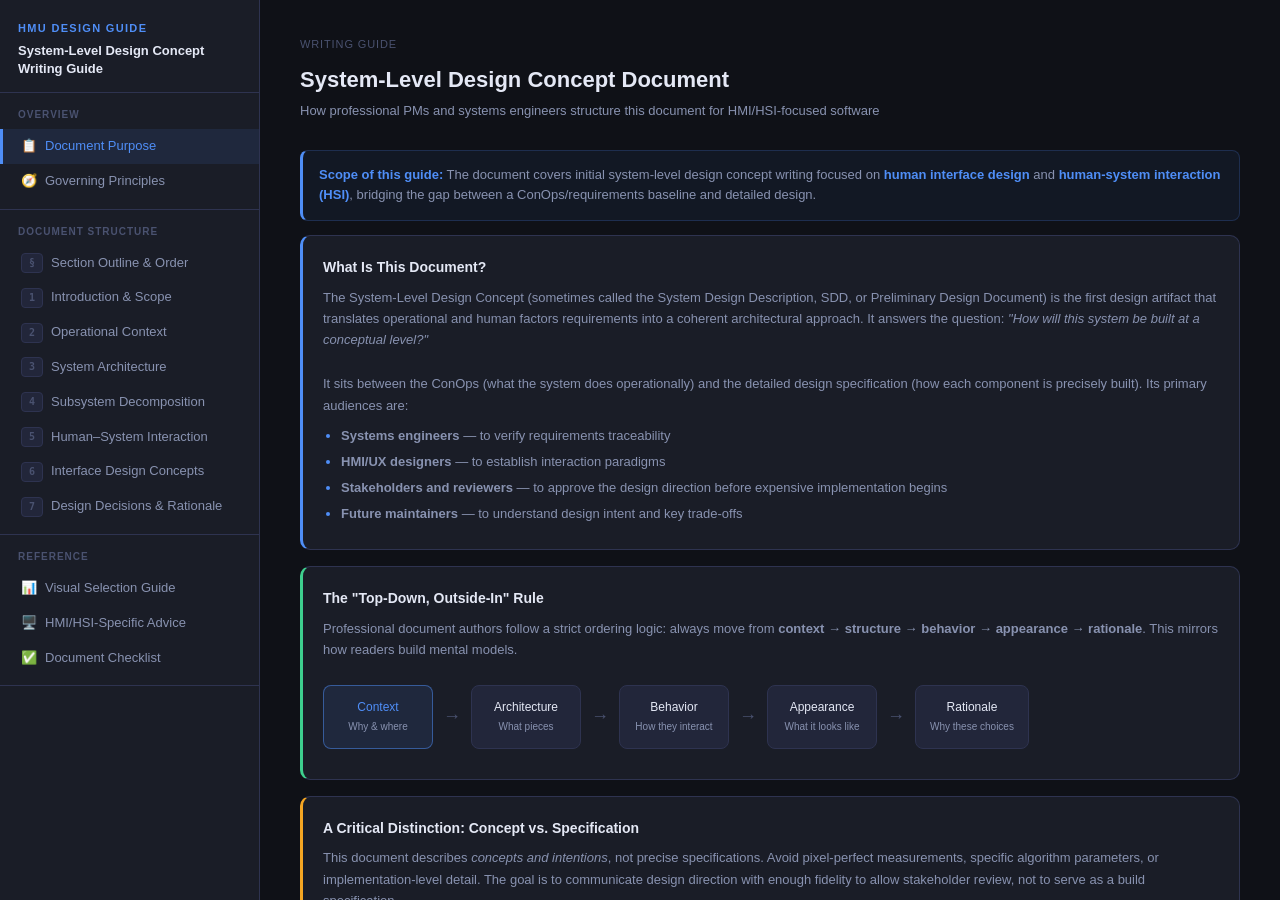
<file: design-document-guide.html>
<!DOCTYPE html>
<html lang="en">
<head>
<meta charset="UTF-8" />
<meta name="viewport" content="width=device-width, initial-scale=1.0" />
<title>System Design Concept Document — Writing Guide</title>
<style>
  :root {
    --bg: #0f1117;
    --surface: #1a1d27;
    --surface2: #22263a;
    --border: #2e3350;
    --accent: #4f8ef7;
    --accent2: #7c6af7;
    --green: #3ecf8e;
    --amber: #f5a623;
    --red: #e05263;
    --text: #e4e8f5;
    --text-muted: #8892b0;
    --text-dim: #4a5270;
    --radius: 10px;
    --mono: 'SF Mono', 'Fira Code', monospace;
  }
  * { box-sizing: border-box; margin: 0; padding: 0; }
  body {
    background: var(--bg);
    color: var(--text);
    font-family: -apple-system, BlinkMacSystemFont, 'Segoe UI', sans-serif;
    font-size: 14px;
    line-height: 1.6;
    min-height: 100vh;
  }

  /* ── Layout ── */
  .app { display: flex; height: 100vh; overflow: hidden; }
  .sidebar {
    width: 260px;
    min-width: 260px;
    background: var(--surface);
    border-right: 1px solid var(--border);
    display: flex;
    flex-direction: column;
    overflow-y: auto;
  }
  .main {
    flex: 1;
    overflow-y: auto;
    padding: 36px 40px;
  }

  /* ── Sidebar ── */
  .sidebar-header {
    padding: 20px 18px 14px;
    border-bottom: 1px solid var(--border);
  }
  .sidebar-header .logo {
    font-size: 11px;
    font-weight: 700;
    letter-spacing: 0.12em;
    text-transform: uppercase;
    color: var(--accent);
    margin-bottom: 4px;
  }
  .sidebar-header h2 {
    font-size: 13px;
    font-weight: 600;
    color: var(--text);
    line-height: 1.4;
  }

  .nav-section { padding: 10px 0; border-bottom: 1px solid var(--border); }
  .nav-label {
    font-size: 10px;
    font-weight: 700;
    letter-spacing: 0.1em;
    text-transform: uppercase;
    color: var(--text-dim);
    padding: 4px 18px 6px;
  }
  .nav-item {
    display: flex;
    align-items: center;
    gap: 8px;
    padding: 7px 18px;
    cursor: pointer;
    border-left: 3px solid transparent;
    transition: all 0.15s;
    color: var(--text-muted);
    font-size: 13px;
  }
  .nav-item:hover { background: var(--surface2); color: var(--text); }
  .nav-item.active {
    background: rgba(79,142,247,0.1);
    border-left-color: var(--accent);
    color: var(--accent);
  }
  .nav-item .step-badge {
    background: var(--surface2);
    border: 1px solid var(--border);
    border-radius: 4px;
    font-size: 10px;
    font-weight: 700;
    font-family: var(--mono);
    color: var(--text-dim);
    padding: 1px 5px;
    min-width: 22px;
    text-align: center;
  }
  .nav-item.active .step-badge {
    background: rgba(79,142,247,0.2);
    border-color: var(--accent);
    color: var(--accent);
  }

  /* ── Main content ── */
  .page { display: none; }
  .page.active { display: block; }

  .page-header { margin-bottom: 28px; }
  .page-header .breadcrumb {
    font-size: 11px;
    color: var(--text-dim);
    text-transform: uppercase;
    letter-spacing: 0.08em;
    margin-bottom: 8px;
  }
  .page-header h1 { font-size: 22px; font-weight: 700; color: var(--text); }
  .page-header .subtitle { font-size: 13px; color: var(--text-muted); margin-top: 4px; }

  /* ── Cards ── */
  .card {
    background: var(--surface);
    border: 1px solid var(--border);
    border-radius: var(--radius);
    padding: 20px;
    margin-bottom: 16px;
  }
  .card.accent-left { border-left: 3px solid var(--accent); }
  .card.green-left { border-left: 3px solid var(--green); }
  .card.amber-left { border-left: 3px solid var(--amber); }
  .card.purple-left { border-left: 3px solid var(--accent2); }

  .card h3 {
    font-size: 14px;
    font-weight: 600;
    color: var(--text);
    margin-bottom: 8px;
    display: flex;
    align-items: center;
    gap: 8px;
  }
  .card p { color: var(--text-muted); font-size: 13px; line-height: 1.65; }

  /* ── Tags ── */
  .tag {
    display: inline-block;
    font-size: 10px;
    font-weight: 700;
    padding: 2px 7px;
    border-radius: 4px;
    text-transform: uppercase;
    letter-spacing: 0.06em;
  }
  .tag-blue { background: rgba(79,142,247,0.15); color: var(--accent); border: 1px solid rgba(79,142,247,0.3); }
  .tag-green { background: rgba(62,207,142,0.12); color: var(--green); border: 1px solid rgba(62,207,142,0.3); }
  .tag-amber { background: rgba(245,166,35,0.12); color: var(--amber); border: 1px solid rgba(245,166,35,0.3); }
  .tag-purple { background: rgba(124,106,247,0.12); color: var(--accent2); border: 1px solid rgba(124,106,247,0.3); }
  .tag-red { background: rgba(224,82,99,0.12); color: var(--red); border: 1px solid rgba(224,82,99,0.3); }

  /* ── Doc outline ── */
  .doc-outline { display: flex; flex-direction: column; gap: 0; }

  .section-row {
    display: flex;
    align-items: stretch;
    gap: 0;
    cursor: pointer;
    transition: all 0.15s;
  }
  .section-row:hover .section-body { background: rgba(255,255,255,0.025); }

  .section-number {
    width: 40px;
    min-width: 40px;
    display: flex;
    flex-direction: column;
    align-items: center;
  }
  .section-num-badge {
    width: 28px;
    height: 28px;
    border-radius: 50%;
    background: var(--surface2);
    border: 2px solid var(--border);
    display: flex;
    align-items: center;
    justify-content: center;
    font-size: 11px;
    font-weight: 700;
    font-family: var(--mono);
    color: var(--text-muted);
    z-index: 1;
    margin-top: 16px;
  }
  .section-line {
    width: 2px;
    background: var(--border);
    flex: 1;
    margin: 2px auto 0;
  }
  .section-row:last-child .section-line { background: transparent; }

  .section-body {
    flex: 1;
    padding: 14px 16px 18px;
    border-radius: var(--radius);
    margin: 6px 0;
    border: 1px solid var(--border);
    background: var(--surface);
    transition: background 0.15s;
  }
  .section-body .sec-header {
    display: flex;
    align-items: center;
    justify-content: space-between;
    margin-bottom: 6px;
  }
  .section-body h4 { font-size: 14px; font-weight: 600; color: var(--text); }
  .section-body .sec-desc { font-size: 13px; color: var(--text-muted); line-height: 1.6; }

  .visuals-list {
    display: flex;
    flex-wrap: wrap;
    gap: 6px;
    margin-top: 10px;
  }
  .visual-chip {
    display: flex;
    align-items: center;
    gap: 5px;
    background: var(--surface2);
    border: 1px solid var(--border);
    border-radius: 6px;
    padding: 4px 9px;
    font-size: 11.5px;
    color: var(--text-muted);
  }
  .visual-chip .icon { font-size: 12px; }

  /* purpose badge colors per section */
  .s1 .section-num-badge { border-color: var(--accent); color: var(--accent); background: rgba(79,142,247,0.1); }
  .s2 .section-num-badge { border-color: var(--green); color: var(--green); background: rgba(62,207,142,0.1); }
  .s3 .section-num-badge { border-color: var(--accent2); color: var(--accent2); background: rgba(124,106,247,0.1); }
  .s4 .section-num-badge { border-color: var(--amber); color: var(--amber); background: rgba(245,166,35,0.1); }
  .s5 .section-num-badge { border-color: #3dd6e0; color: #3dd6e0; background: rgba(61,214,224,0.1); }
  .s6 .section-num-badge { border-color: var(--red); color: var(--red); background: rgba(224,82,99,0.1); }
  .s7 .section-num-badge { border-color: var(--text-muted); color: var(--text-muted); background: var(--surface2); }

  /* ── Principles grid ── */
  .principles-grid {
    display: grid;
    grid-template-columns: 1fr 1fr;
    gap: 14px;
    margin-top: 0;
  }
  .principle-card {
    background: var(--surface);
    border: 1px solid var(--border);
    border-radius: var(--radius);
    padding: 16px;
  }
  .principle-card .pc-icon { font-size: 22px; margin-bottom: 8px; }
  .principle-card h4 { font-size: 13px; font-weight: 600; margin-bottom: 6px; color: var(--text); }
  .principle-card p { font-size: 12px; color: var(--text-muted); line-height: 1.6; }

  /* ── Table ── */
  .data-table {
    width: 100%;
    border-collapse: collapse;
    font-size: 12.5px;
  }
  .data-table thead tr {
    background: var(--surface2);
    border-bottom: 2px solid var(--border);
  }
  .data-table thead th {
    padding: 10px 14px;
    text-align: left;
    font-size: 11px;
    font-weight: 700;
    text-transform: uppercase;
    letter-spacing: 0.08em;
    color: var(--text-muted);
  }
  .data-table tbody tr {
    border-bottom: 1px solid var(--border);
    transition: background 0.1s;
  }
  .data-table tbody tr:hover { background: var(--surface2); }
  .data-table tbody td { padding: 10px 14px; color: var(--text-muted); vertical-align: top; }
  .data-table tbody td:first-child { color: var(--text); font-weight: 500; }

  /* ── Flow diagram ── */
  .flow-diagram {
    display: flex;
    align-items: center;
    gap: 0;
    overflow-x: auto;
    padding: 10px 0;
  }
  .flow-node {
    background: var(--surface2);
    border: 1px solid var(--border);
    border-radius: 8px;
    padding: 12px 14px;
    min-width: 110px;
    text-align: center;
    font-size: 12px;
    font-weight: 500;
    flex-shrink: 0;
  }
  .flow-arrow {
    font-size: 18px;
    color: var(--text-dim);
    padding: 0 4px;
    flex-shrink: 0;
  }
  .flow-node.highlight {
    background: rgba(79,142,247,0.1);
    border-color: rgba(79,142,247,0.5);
    color: var(--accent);
  }

  /* ── Callout ── */
  .callout {
    background: rgba(79,142,247,0.06);
    border: 1px solid rgba(79,142,247,0.2);
    border-left: 3px solid var(--accent);
    border-radius: 8px;
    padding: 14px 16px;
    margin: 14px 0;
    font-size: 13px;
    color: var(--text-muted);
  }
  .callout strong { color: var(--accent); }

  .callout-amber {
    background: rgba(245,166,35,0.06);
    border-color: rgba(245,166,35,0.2);
    border-left-color: var(--amber);
  }
  .callout-amber strong { color: var(--amber); }

  .callout-green {
    background: rgba(62,207,142,0.06);
    border-color: rgba(62,207,142,0.2);
    border-left-color: var(--green);
  }
  .callout-green strong { color: var(--green); }

  /* ── HMI specific ── */
  .hmi-layer {
    display: flex;
    align-items: center;
    gap: 12px;
    padding: 12px 16px;
    border-radius: 8px;
    background: var(--surface);
    border: 1px solid var(--border);
    margin-bottom: 8px;
  }
  .hmi-layer-icon { font-size: 20px; width: 32px; text-align: center; }
  .hmi-layer-content h5 { font-size: 13px; font-weight: 600; color: var(--text); }
  .hmi-layer-content p { font-size: 12px; color: var(--text-muted); }
  .hmi-layer-badge { margin-left: auto; }

  /* ── Scrollbar ── */
  ::-webkit-scrollbar { width: 6px; height: 6px; }
  ::-webkit-scrollbar-track { background: transparent; }
  ::-webkit-scrollbar-thumb { background: var(--border); border-radius: 3px; }

  /* ── List styles ── */
  .styled-list { padding-left: 18px; margin-top: 8px; }
  .styled-list li { color: var(--text-muted); font-size: 13px; margin-bottom: 5px; line-height: 1.6; }
  .styled-list li::marker { color: var(--accent); }

  ol.styled-list li::marker { color: var(--accent); font-weight: 600; font-size: 12px; }

  /* ── Divider ── */
  .divider { border: none; border-top: 1px solid var(--border); margin: 20px 0; }

  .two-col { display: grid; grid-template-columns: 1fr 1fr; gap: 14px; }

</style>
</head>
<body>
<div class="app">

  <!-- ───────── SIDEBAR ───────── -->
  <aside class="sidebar">
    <div class="sidebar-header">
      <div class="logo">HMU Design Guide</div>
      <h2>System-Level Design Concept Writing Guide</h2>
    </div>

    <div class="nav-section">
      <div class="nav-label">Overview</div>
      <div class="nav-item active" onclick="show('overview', this)">
        <span>📋</span> Document Purpose
      </div>
      <div class="nav-item" onclick="show('principles', this)">
        <span>🧭</span> Governing Principles
      </div>
    </div>

    <div class="nav-section">
      <div class="nav-label">Document Structure</div>
      <div class="nav-item" onclick="show('outline', this)">
        <span class="step-badge">§</span> Section Outline & Order
      </div>
      <div class="nav-item" onclick="show('s1', this)">
        <span class="step-badge">1</span> Introduction & Scope
      </div>
      <div class="nav-item" onclick="show('s2', this)">
        <span class="step-badge">2</span> Operational Context
      </div>
      <div class="nav-item" onclick="show('s3', this)">
        <span class="step-badge">3</span> System Architecture
      </div>
      <div class="nav-item" onclick="show('s4', this)">
        <span class="step-badge">4</span> Subsystem Decomposition
      </div>
      <div class="nav-item" onclick="show('s5', this)">
        <span class="step-badge">5</span> Human–System Interaction
      </div>
      <div class="nav-item" onclick="show('s6', this)">
        <span class="step-badge">6</span> Interface Design Concepts
      </div>
      <div class="nav-item" onclick="show('s7', this)">
        <span class="step-badge">7</span> Design Decisions & Rationale
      </div>
    </div>

    <div class="nav-section">
      <div class="nav-label">Reference</div>
      <div class="nav-item" onclick="show('visuals', this)">
        <span>📊</span> Visual Selection Guide
      </div>
      <div class="nav-item" onclick="show('hmi', this)">
        <span>🖥️</span> HMI/HSI-Specific Advice
      </div>
      <div class="nav-item" onclick="show('checklist', this)">
        <span>✅</span> Document Checklist
      </div>
    </div>
  </aside>

  <!-- ───────── MAIN ───────── -->
  <main class="main">

    <!-- OVERVIEW -->
    <div id="overview" class="page active">
      <div class="page-header">
        <div class="breadcrumb">Writing Guide</div>
        <h1>System-Level Design Concept Document</h1>
        <p class="subtitle">How professional PMs and systems engineers structure this document for HMI/HSI-focused software</p>
      </div>

      <div class="callout">
        <strong>Scope of this guide:</strong> The document covers initial system-level design concept writing focused on <strong>human interface design</strong> and <strong>human-system interaction (HSI)</strong>, bridging the gap between a ConOps/requirements baseline and detailed design.
      </div>

      <div class="card accent-left">
        <h3>What Is This Document?</h3>
        <p>The System-Level Design Concept (sometimes called the System Design Description, SDD, or Preliminary Design Document) is the first design artifact that translates operational and human factors requirements into a coherent architectural approach. It answers the question: <em>"How will this system be built at a conceptual level?"</em></p>
        <br/>
        <p>It sits between the ConOps (what the system does operationally) and the detailed design specification (how each component is precisely built). Its primary audiences are:</p>
        <ul class="styled-list" style="margin-top:10px;">
          <li><strong>Systems engineers</strong> — to verify requirements traceability</li>
          <li><strong>HMI/UX designers</strong> — to establish interaction paradigms</li>
          <li><strong>Stakeholders and reviewers</strong> — to approve the design direction before expensive implementation begins</li>
          <li><strong>Future maintainers</strong> — to understand design intent and key trade-offs</li>
        </ul>
      </div>

      <div class="card green-left">
        <h3>The "Top-Down, Outside-In" Rule</h3>
        <p>Professional document authors follow a strict ordering logic: always move from <strong>context → structure → behavior → appearance → rationale</strong>. This mirrors how readers build mental models.</p>
        <div class="flow-diagram" style="margin-top:14px; flex-wrap: wrap; gap: 6px;">
          <div class="flow-node highlight">Context<br/><small style="color:var(--text-muted); font-weight:400;">Why & where</small></div>
          <div class="flow-arrow">→</div>
          <div class="flow-node">Architecture<br/><small style="color:var(--text-muted); font-weight:400;">What pieces</small></div>
          <div class="flow-arrow">→</div>
          <div class="flow-node">Behavior<br/><small style="color:var(--text-muted); font-weight:400;">How they interact</small></div>
          <div class="flow-arrow">→</div>
          <div class="flow-node">Appearance<br/><small style="color:var(--text-muted); font-weight:400;">What it looks like</small></div>
          <div class="flow-arrow">→</div>
          <div class="flow-node">Rationale<br/><small style="color:var(--text-muted); font-weight:400;">Why these choices</small></div>
        </div>
      </div>

      <div class="card amber-left">
        <h3>A Critical Distinction: Concept vs. Specification</h3>
        <p>This document describes <em>concepts and intentions</em>, not precise specifications. Avoid pixel-perfect measurements, specific algorithm parameters, or implementation-level detail. The goal is to communicate design direction with enough fidelity to allow stakeholder review, not to serve as a build specification.</p>
      </div>

      <div class="two-col" style="margin-top:4px;">
        <div class="card">
          <h3>✅ Include in This Document</h3>
          <ul class="styled-list">
            <li>Functional block diagrams</li>
            <li>Conceptual wireframes / sketches</li>
            <li>System context diagrams</li>
            <li>User task flow diagrams</li>
            <li>Design decision tables</li>
            <li>Interface architecture maps</li>
            <li>Subsystem relationship tables</li>
          </ul>
        </div>
        <div class="card">
          <h3>❌ Defer to Later Documents</h3>
          <ul class="styled-list">
            <li>Pixel-level UI specifications</li>
            <li>Algorithm or database schemas</li>
            <li>Test procedures</li>
            <li>Detailed API definitions</li>
            <li>Final color/font specifications</li>
            <li>Implementation timelines</li>
            <li>Code architecture patterns</li>
          </ul>
        </div>
      </div>
    </div>

    <!-- PRINCIPLES -->
    <div id="principles" class="page">
      <div class="page-header">
        <div class="breadcrumb">Overview</div>
        <h1>Governing Principles</h1>
        <p class="subtitle">The mental models professional PMs use when organizing this document</p>
      </div>

      <div class="principles-grid">
        <div class="principle-card">
          <div class="pc-icon">🔭</div>
          <h4>1. Zoom-In Progressively</h4>
          <p>Each section narrows the scope. Start at mission/enterprise level, then system level, then subsystem level, then interface level. Never start by showing a detailed screen before showing where it fits.</p>
        </div>
        <div class="principle-card">
          <div class="pc-icon">🗺️</div>
          <h4>2. Orient Before You Describe</h4>
          <p>Every major section should open with a diagram or table that orients the reader spatially or structurally before narrative text explains the details.</p>
        </div>
        <div class="principle-card">
          <div class="pc-icon">👤</div>
          <h4>3. Human First in HSI Documents</h4>
          <p>In an HSI-focused document, always describe the human role, tasks, and goals before describing the system response. The system architecture exists to serve the operator.</p>
        </div>
        <div class="principle-card">
          <div class="pc-icon">🔗</div>
          <h4>4. Requirements Traceability Throughout</h4>
          <p>Every design choice should reference a requirement or ConOps statement. Even at conceptual level, the reader must see the link between a design decision and its functional or human-factors driver.</p>
        </div>
        <div class="principle-card">
          <div class="pc-icon">⚖️</div>
          <h4>5. Alternatives Are Not Failures</h4>
          <p>Professional documents explicitly present alternatives that were <em>not</em> selected and explain why. This demonstrates rigor, builds reviewer trust, and protects design decisions in review.</p>
        </div>
        <div class="principle-card">
          <div class="pc-icon">📐</div>
          <h4>6. One Diagram, One Message</h4>
          <p>Each diagram should communicate exactly one concept. Do not combine architecture, data flow, and interaction in one figure. Readers should be able to extract the key point in under 10 seconds.</p>
        </div>
        <div class="principle-card">
          <div class="pc-icon">🎯</div>
          <h4>7. Align Diagram Complexity to Audience</h4>
          <p>Executive summary figures use high-level context diagrams. Technical sections use detailed block diagrams. The same system should be drawn at the appropriate abstraction level for its audience.</p>
        </div>
        <div class="principle-card">
          <div class="pc-icon">📎</div>
          <h4>8. Tables Complement Diagrams</h4>
          <p>Every significant diagram should be accompanied by a table that names, defines, and cross-references its elements. Diagrams convey structure; tables convey completeness and traceability.</p>
        </div>
      </div>

      <div class="callout callout-amber" style="margin-top:20px;">
        <strong>NASA/Aerospace-specific note:</strong> In systems designed under NASA-STD-3001 or similar human systems integration standards, the document must additionally show how design choices address specific human performance parameters — workload, situational awareness, error tolerance — not just functional requirements.
      </div>
    </div>

    <!-- OUTLINE -->
    <div id="outline" class="page">
      <div class="page-header">
        <div class="breadcrumb">Document Structure</div>
        <h1>Section Outline & Order</h1>
        <p class="subtitle">The canonical ordering of a system-level design concept document focused on HMI/HSI</p>
      </div>

      <div class="callout">
        <strong>Why this order matters:</strong> The ordering is not arbitrary. It mirrors the cognitive sequence a reviewer uses to evaluate a design — from context to structure to behavior to appearance to justification. Deviating from this order forces the reader to hold incomplete mental models.
      </div>

      <div class="doc-outline">

        <div class="section-row s1" onclick="show('s1', null)">
          <div class="section-number">
            <div class="section-num-badge">1</div>
            <div class="section-line"></div>
          </div>
          <div class="section-body">
            <div class="sec-header">
              <h4>Introduction &amp; Scope</h4>
              <span class="tag tag-blue">Framing</span>
            </div>
            <p class="sec-desc">Purpose, document scope, intended audience, relationship to ConOps and requirements baseline, glossary.</p>
            <div class="visuals-list">
              <div class="visual-chip"><span class="icon">📄</span> No diagrams — text only</div>
              <div class="visual-chip"><span class="icon">🗂️</span> Document lineage table</div>
            </div>
          </div>
        </div>

        <div class="section-row s2" onclick="show('s2', null)">
          <div class="section-number">
            <div class="section-num-badge">2</div>
            <div class="section-line"></div>
          </div>
          <div class="section-body">
            <div class="sec-header">
              <h4>Operational Context &amp; User Overview</h4>
              <span class="tag tag-green">Context</span>
            </div>
            <p class="sec-desc">System boundary, operational environment, user roles and characteristics, representative usage scenarios.</p>
            <div class="visuals-list">
              <div class="visual-chip"><span class="icon">⭕</span> Context diagram (Level 0)</div>
              <div class="visual-chip"><span class="icon">👥</span> Stakeholder/user role map</div>
              <div class="visual-chip"><span class="icon">📋</span> User role table</div>
              <div class="visual-chip"><span class="icon">🔄</span> Operational scenario summary</div>
            </div>
          </div>
        </div>

        <div class="section-row s3" onclick="show('s3', null)">
          <div class="section-number">
            <div class="section-num-badge">3</div>
            <div class="section-line"></div>
          </div>
          <div class="section-body">
            <div class="sec-header">
              <h4>System Architecture Overview</h4>
              <span class="tag tag-purple">Structure</span>
            </div>
            <p class="sec-desc">Overall architecture approach, identification of major subsystems, inter-subsystem relationships and data flows.</p>
            <div class="visuals-list">
              <div class="visual-chip"><span class="icon">🏗️</span> Functional block diagram</div>
              <div class="visual-chip"><span class="icon">🔁</span> Data flow diagram (Level 1)</div>
              <div class="visual-chip"><span class="icon">📋</span> Subsystem identification table</div>
            </div>
          </div>
        </div>

        <div class="section-row s4" onclick="show('s4', null)">
          <div class="section-number">
            <div class="section-num-badge">4</div>
            <div class="section-line"></div>
          </div>
          <div class="section-body">
            <div class="sec-header">
              <h4>Subsystem Decomposition &amp; Functions</h4>
              <span class="tag tag-purple">Structure</span>
            </div>
            <p class="sec-desc">Description of each major subsystem, its inputs/outputs, key functions, and interfaces to other subsystems.</p>
            <div class="visuals-list">
              <div class="visual-chip"><span class="icon">📦</span> Subsystem detail diagrams (per subsystem)</div>
              <div class="visual-chip"><span class="icon">↔️</span> Interface matrix (N×N)</div>
              <div class="visual-chip"><span class="icon">📋</span> Function allocation table</div>
            </div>
          </div>
        </div>

        <div class="section-row s5" onclick="show('s5', null)">
          <div class="section-number">
            <div class="section-num-badge">5</div>
            <div class="section-line"></div>
          </div>
          <div class="section-body">
            <div class="sec-header">
              <h4>Human–System Interaction Design</h4>
              <span class="tag tag-amber">Behavior</span>
            </div>
            <p class="sec-desc">Task analysis summary, interaction paradigm, information architecture, mode structure, alert/notification strategy.</p>
            <div class="visuals-list">
              <div class="visual-chip"><span class="icon">🔀</span> User task flow diagrams</div>
              <div class="visual-chip"><span class="icon">🗺️</span> Information architecture diagram</div>
              <div class="visual-chip"><span class="icon">⚙️</span> Mode transition diagram</div>
              <div class="visual-chip"><span class="icon">🔔</span> Alert hierarchy diagram</div>
              <div class="visual-chip"><span class="icon">📋</span> Human–function allocation table</div>
            </div>
          </div>
        </div>

        <div class="section-row s6" onclick="show('s6', null)">
          <div class="section-number">
            <div class="section-num-badge">6</div>
            <div class="section-line"></div>
          </div>
          <div class="section-body">
            <div class="sec-header">
              <h4>Interface Design Concepts</h4>
              <span class="tag tag-red">Appearance</span>
            </div>
            <p class="sec-desc">Display hierarchy, conceptual wireframes/sketches of key views, navigation paradigm, design language intent.</p>
            <div class="visuals-list">
              <div class="visual-chip"><span class="icon">🖼️</span> Conceptual wireframes (key views)</div>
              <div class="visual-chip"><span class="icon">🗺️</span> Navigation/screen flow diagram</div>
              <div class="visual-chip"><span class="icon">📐</span> Display zone layout sketch</div>
              <div class="visual-chip"><span class="icon">🎨</span> Visual language intent summary</div>
            </div>
          </div>
        </div>

        <div class="section-row s7" onclick="show('s7', null)">
          <div class="section-number">
            <div class="section-num-badge">7</div>
            <div class="section-line"></div>
          </div>
          <div class="section-body">
            <div class="sec-header">
              <h4>Key Design Decisions &amp; Rationale</h4>
              <span class="tag tag-green">Justification</span>
            </div>
            <p class="sec-desc">Major architectural and interaction design choices, alternatives that were considered, and the rationale for the selections made.</p>
            <div class="visuals-list">
              <div class="visual-chip"><span class="icon">⚖️</span> Design decision matrix</div>
              <div class="visual-chip"><span class="icon">📊</span> Trade study summaries (if applicable)</div>
              <div class="visual-chip"><span class="icon">📋</span> Requirements traceability summary</div>
            </div>
          </div>
        </div>

      </div>
    </div>

    <!-- SECTION 1 -->
    <div id="s1" class="page">
      <div class="page-header">
        <div class="breadcrumb">Section 1</div>
        <h1>Introduction &amp; Scope</h1>
        <p class="subtitle">Framing the document for its audience</p>
      </div>

      <div class="card accent-left">
        <h3>Purpose of This Section</h3>
        <p>This section is purely administrative and framing. It should be concise. Its goal is to tell the reader exactly what the document is, what it covers, and what it does not cover — before they invest time reading it.</p>
      </div>

      <div class="card">
        <h3>What to Include</h3>
        <ul class="styled-list">
          <li><strong>Document purpose:</strong> One paragraph stating why this document exists and what decision it supports.</li>
          <li><strong>Scope statement:</strong> What system functions and design aspects are covered. Explicitly state what is <em>out of scope</em>.</li>
          <li><strong>Relationship to other documents:</strong> A short lineage table (ConOps → Requirements → this document → future SDD).</li>
          <li><strong>Intended audience:</strong> Who this document is written for and what they are expected to do with it.</li>
          <li><strong>Assumptions and constraints:</strong> Any assumptions made about the operational environment, hardware platform, or user population.</li>
          <li><strong>Glossary and acronyms:</strong> Or a reference to the master acronym list.</li>
        </ul>
      </div>

      <div class="card">
        <h3>Typical Visual: Document Lineage Table</h3>
        <p style="margin-bottom:12px;">A simple table showing parent/sibling documents and their relationship to this one.</p>
        <div style="overflow-x:auto; background:var(--surface2); border-radius:8px; border:1px solid var(--border);">
          <table class="data-table">
            <thead><tr><th>Document</th><th>Type</th><th>Relationship</th></tr></thead>
            <tbody>
              <tr><td>ConOps</td><td>Parent</td><td>Defines operational intent that this design must fulfill</td></tr>
              <tr><td>Requirements Baseline</td><td>Parent</td><td>Defines mandatory constraints this design must satisfy</td></tr>
              <tr><td>This Document (Design Concept)</td><td>Current</td><td>Translates requirements into conceptual architecture</td></tr>
              <tr><td>Detailed Design Spec</td><td>Child</td><td>Will refine concepts herein into build specifications</td></tr>
            </tbody>
          </table>
        </div>
      </div>

      <div class="callout callout-amber">
        <strong>Common mistake:</strong> PMs often over-write Section 1, turning it into a second ConOps. Keep this section under one page. If the reader needs operational background, cite the ConOps — do not repeat it.
      </div>
    </div>

    <!-- SECTION 2 -->
    <div id="s2" class="page">
      <div class="page-header">
        <div class="breadcrumb">Section 2</div>
        <h1>Operational Context &amp; User Overview</h1>
        <p class="subtitle">Establishing the system boundary and who operates it</p>
      </div>

      <div class="callout callout-green">
        <strong>Why this comes second:</strong> Before describing any architecture, the reader must understand the system's external environment — what it connects to, who uses it, and under what conditions. This is the "outside" before the "inside."
      </div>

      <div class="card accent-left">
        <h3>Context Diagram (Level 0) — First Diagram in the Document</h3>
        <p>The context diagram is the most important figure in the entire document. It establishes the system boundary: what is inside vs. outside, and what external entities the system exchanges information with. Draw it first; write the rest of the document to explain it.</p>
        <br/>
        <p>For an HMI-focused document, the context diagram should show:</p>
        <ul class="styled-list" style="margin-top:8px;">
          <li>The system (as a single box)</li>
          <li>Human users (by role) as external actors</li>
          <li>Other systems that provide data inputs (e.g., wearable sensors, environmental systems)</li>
          <li>Other systems that receive outputs (e.g., ground medical teams, mission control)</li>
          <li>Labeled data/information flows on each arrow</li>
        </ul>
      </div>

      <div class="card">
        <h3>User Role Table</h3>
        <p>Immediately follow the context diagram with a table that formally defines each user role shown in it.</p>
        <div style="overflow-x:auto; background:var(--surface2); border-radius:8px; border:1px solid var(--border); margin-top:12px;">
          <table class="data-table">
            <thead><tr><th>Role</th><th>Primary Tasks</th><th>Access Level</th><th>Human Factors Considerations</th></tr></thead>
            <tbody>
              <tr><td>Crewmember</td><td>Monitor personal health status; acknowledge alerts; initiate backups</td><td>Full operational</td><td>High workload, constrained environment, limited expert support</td></tr>
              <tr><td>Medical Officer (Crew)</td><td>Interpret trends; generate health reports; configure thresholds</td><td>Elevated / clinical</td><td>Trained medical user; may operate under stress or fatigue</td></tr>
              <tr><td>Ground Medical Team</td><td>Remote access; analysis; parameter adjustment</td><td>Remote / supervised</td><td>Communication latency; no direct environment access</td></tr>
            </tbody>
          </table>
        </div>
      </div>

      <div class="card">
        <h3>Operational Scenarios Summary</h3>
        <p>List 3–6 representative operational scenarios that will drive the design. These are not full task analyses — those come in Section 5. They are concise scenario titles that allow the reader to understand the range of use cases.</p>
        <ul class="styled-list" style="margin-top:8px;">
          <li>Nominal daily health monitoring (no alerts)</li>
          <li>Physiological threshold exceedance — alert acknowledgement flow</li>
          <li>Degraded mode operation (sensor failure, partial data)</li>
          <li>Ground-supported mode — asynchronous remote access</li>
          <li>Pre-EVA health clearance check</li>
          <li>Emergency: sudden critical alert during high crew workload</li>
        </ul>
      </div>

      <div class="callout callout-amber">
        <strong>HSI-specific requirement:</strong> For human-centered systems, the user role table must include human factors considerations — not just functional access levels. Cognitive load, training background, environmental constraints, and potential stress conditions belong here.
      </div>
    </div>

    <!-- SECTION 3 -->
    <div id="s3" class="page">
      <div class="page-header">
        <div class="breadcrumb">Section 3</div>
        <h1>System Architecture Overview</h1>
        <p class="subtitle">Identifying major subsystems and their relationships</p>
      </div>

      <div class="callout callout-green">
        <strong>Why this comes third:</strong> Only after the reader understands the external context (§2) can they meaningfully understand the internal structure. This section reveals what subsystems make up the system and how information flows between them.
      </div>

      <div class="card accent-left">
        <h3>Functional Block Diagram — The Architectural Centerpiece</h3>
        <p>The functional block diagram (FBD) is the primary architectural visual. It shows all major subsystems as labeled boxes with the information/data flows between them as arrows. Guidelines:</p>
        <ul class="styled-list" style="margin-top:8px;">
          <li>Each block = one major subsystem (not a module or component)</li>
          <li>Arrows carry labeled data/information, not function calls</li>
          <li>Group related subsystems visually (e.g., data acquisition layer, processing layer, presentation layer)</li>
          <li>Keep it to 5–10 blocks; more detail belongs in §4</li>
          <li>Use a consistent left-to-right or top-to-bottom reading direction</li>
        </ul>
      </div>

      <div class="card">
        <h3>For an HMI System: Layered Architecture Description</h3>
        <p style="margin-bottom:12px;">Software systems with significant HMI components typically organize their architecture into conceptual layers. Describe these in prose before presenting the FBD.</p>

        <div class="hmi-layer">
          <div class="hmi-layer-icon">📡</div>
          <div class="hmi-layer-content">
            <h5>Data Acquisition Layer</h5>
            <p>Wearable sensors, environmental monitors, automated data collection</p>
          </div>
          <div class="hmi-layer-badge"><span class="tag tag-blue">Layer 1</span></div>
        </div>
        <div class="hmi-layer">
          <div class="hmi-layer-icon">⚙️</div>
          <div class="hmi-layer-content">
            <h5>Data Processing &amp; Fusion Layer</h5>
            <p>Signal processing, trend analysis, threshold monitoring, alert generation</p>
          </div>
          <div class="hmi-layer-badge"><span class="tag tag-blue">Layer 2</span></div>
        </div>
        <div class="hmi-layer">
          <div class="hmi-layer-icon">🗄️</div>
          <div class="hmi-layer-content">
            <h5>Data Management Layer</h5>
            <p>Storage, backup, restoration, access control, data integrity</p>
          </div>
          <div class="hmi-layer-badge"><span class="tag tag-blue">Layer 3</span></div>
        </div>
        <div class="hmi-layer">
          <div class="hmi-layer-icon">🖥️</div>
          <div class="hmi-layer-content">
            <h5>Presentation &amp; Interaction Layer (HMI)</h5>
            <p>GUI, alerting system, display management, mode control, crew interface</p>
          </div>
          <div class="hmi-layer-badge"><span class="tag tag-amber">Layer 4 — HMI Focus</span></div>
        </div>
        <div class="hmi-layer">
          <div class="hmi-layer-icon">📡</div>
          <div class="hmi-layer-content">
            <h5>Communication &amp; Remote Access Layer</h5>
            <p>Ground link, data downlink, remote access protocols</p>
          </div>
          <div class="hmi-layer-badge"><span class="tag tag-blue">Layer 5</span></div>
        </div>
      </div>

      <div class="card">
        <h3>Subsystem Identification Table</h3>
        <p>Immediately follow the FBD with a table that formally defines each subsystem shown in it. This is the companion table to the diagram.</p>
        <div style="overflow-x:auto; background:var(--surface2); border-radius:8px; border:1px solid var(--border); margin-top:12px;">
          <table class="data-table">
            <thead><tr><th>Subsystem ID</th><th>Name</th><th>Primary Function</th><th>Key Outputs to HMI</th></tr></thead>
            <tbody>
              <tr><td>SS-01</td><td>Physiological Data Acquisition</td><td>Collects biometric data from wearables</td><td>Raw + validated sensor data streams</td></tr>
              <tr><td>SS-02</td><td>Environmental Monitoring</td><td>Monitors cabin atmosphere, temperature, radiation</td><td>Environmental parameter values</td></tr>
              <tr><td>SS-03</td><td>Health Data Processing</td><td>Applies thresholds, detects anomalies, generates risk scores</td><td>Alerts, trend data, risk indicators</td></tr>
              <tr><td>SS-04</td><td>Data Storage &amp; Management</td><td>Stores, indexes, backs up crew health records</td><td>Historical data on demand</td></tr>
              <tr><td>SS-05</td><td>Crew Interface (HMI)</td><td>Presents data, receives crew inputs, manages displays</td><td>All crew-facing outputs</td></tr>
              <tr><td>SS-06</td><td>Ground Access Interface</td><td>Manages remote ground-team access and data sync</td><td>Mode status, access notifications</td></tr>
            </tbody>
          </table>
        </div>
      </div>
    </div>

    <!-- SECTION 4 -->
    <div id="s4" class="page">
      <div class="page-header">
        <div class="breadcrumb">Section 4</div>
        <h1>Subsystem Decomposition &amp; Functions</h1>
        <p class="subtitle">Drilling down into each major subsystem</p>
      </div>

      <div class="callout">
        <strong>Structure:</strong> Repeat a consistent sub-structure for each major subsystem. This makes the document scannable and ensures completeness. A reader should be able to look up any subsystem and find the same categories of information.
      </div>

      <div class="card">
        <h3>Recommended Per-Subsystem Sub-Structure</h3>
        <p style="margin-bottom:10px;">For each subsystem identified in §3, provide the following in a consistent format:</p>
        <ol class="styled-list">
          <li><strong>Purpose and scope</strong> — 2–3 sentence description of what this subsystem does and why it exists.</li>
          <li><strong>Key functions</strong> — Bulleted list of major functions (not implementation methods).</li>
          <li><strong>Inputs and outputs</strong> — Table of data flows into and out of the subsystem.</li>
          <li><strong>Interfaces to other subsystems</strong> — Which subsystems does this one depend on or serve?</li>
          <li><strong>Design constraints</strong> — Any constraints from requirements or standards that apply specifically to this subsystem.</li>
        </ol>
      </div>

      <div class="card accent-left">
        <h3>Interface Matrix (N×N)</h3>
        <p>After all subsystems are described, include a single interface matrix showing all inter-subsystem communication. This is a grid where rows and columns are subsystems, and cells indicate the type of information exchanged.</p>
        <br/>
        <p>This is one of the most referenced tables in the entire document. Reviewers use it to verify that no required data flows have been missed and that the architecture is internally consistent.</p>
      </div>

      <div class="card">
        <h3>Function Allocation Table</h3>
        <p>For HSI-focused documents, include a function allocation table that explicitly assigns each major system function to either the system (automated) or the human operator (manual), or a shared allocation. This is required under most human systems integration frameworks.</p>
        <div style="overflow-x:auto; background:var(--surface2); border-radius:8px; border:1px solid var(--border); margin-top:12px;">
          <table class="data-table">
            <thead><tr><th>Function</th><th>Allocation</th><th>Rationale</th><th>Req. Reference</th></tr></thead>
            <tbody>
              <tr><td>Continuous data collection</td><td><span class="tag tag-blue">System (auto)</span></td><td>Continuous, background; no crew action needed</td><td>REQ-001</td></tr>
              <tr><td>Threshold exceedance detection</td><td><span class="tag tag-blue">System (auto)</span></td><td>Faster than human response; safety critical</td><td>REQ-006</td></tr>
              <tr><td>Alert acknowledgement</td><td><span class="tag tag-green">Human (manual)</span></td><td>Human judgment required for contextual validity</td><td>REQ-007</td></tr>
              <tr><td>Health trend interpretation</td><td><span class="tag tag-amber">Shared</span></td><td>System provides scores; human makes final decision</td><td>REQ-005</td></tr>
              <tr><td>Data backup initiation</td><td><span class="tag tag-amber">Shared</span></td><td>Auto backup continuous; crew can initiate on demand</td><td>REQ-010</td></tr>
            </tbody>
          </table>
        </div>
      </div>

      <div class="callout callout-amber">
        <strong>Common mistake:</strong> Teams often omit the function allocation table from design documents, treating it as a requirements artifact. In HSI design, it belongs here because the allocation directly drives interface complexity — anything allocated to the human requires an HMI element.
      </div>
    </div>

    <!-- SECTION 5 -->
    <div id="s5" class="page">
      <div class="page-header">
        <div class="breadcrumb">Section 5</div>
        <h1>Human–System Interaction Design</h1>
        <p class="subtitle">The behavioral heart of an HSI-focused document</p>
      </div>

      <div class="callout callout-green">
        <strong>Why this is the most important section for HSI:</strong> Sections 2–4 describe <em>what</em> the system is. This section describes <em>how humans and the system exchange information and control</em>. This is where the human factors requirements (workload, situational awareness, error prevention) are first addressed at a design level.
      </div>

      <div class="card accent-left">
        <h3>5.1 Interaction Paradigm Statement</h3>
        <p>Before any diagrams, write a clear prose statement of the overall interaction paradigm. This is the design philosophy that unifies all interaction decisions. Examples:</p>
        <ul class="styled-list" style="margin-top:8px;">
          <li><em>"Monitoring-first, action-on-demand"</em> — the system continuously presents status passively; the crew initiates actions only when needed.</li>
          <li><em>"Alert-driven with progressive disclosure"</em> — the primary interaction is alert acknowledgement; detailed data is one navigation step away.</li>
          <li><em>"Tiered information density"</em> — nominal state shows minimal data; anomalies progressively surface additional context.</li>
        </ul>
        <br/>
        <p>This statement should be a single paragraph that a reviewer can refer back to when evaluating every subsequent design decision.</p>
      </div>

      <div class="card">
        <h3>5.2 User Task Flow Diagrams</h3>
        <p>For each representative scenario identified in §2, create a user task flow diagram. Format: swimlane diagram (one lane per actor: Crew / System / Ground Team). Show:</p>
        <ul class="styled-list" style="margin-top:8px;">
          <li>Human actions as rectangles</li>
          <li>System responses as rounded boxes</li>
          <li>Decision points as diamonds</li>
          <li>Information displayed to the user on arrows between system and human lanes</li>
          <li>Time direction top-to-bottom</li>
        </ul>
        <div class="callout" style="margin-top:12px;">
          <strong>Key principle:</strong> Task flow diagrams in HSI documents should show <em>information exchange</em>, not just action sequence. Every arrow from system to human lane should be labeled with what information the human receives and in what format.
        </div>
      </div>

      <div class="card">
        <h3>5.3 Information Architecture Diagram</h3>
        <p>Sometimes called a "screen hierarchy" or "display map." This diagram shows all major views/screens of the system in a hierarchical tree, with labeled navigation paths between them. It answers the question: <em>"How does a user get from anywhere to anywhere in the system?"</em></p>
        <br/>
        <p>For an alert-driven system, also show alert-triggered navigation paths (e.g., "from any screen → alert modal → detail view") separately from normal navigation paths.</p>
      </div>

      <div class="card">
        <h3>5.4 Mode Transition Diagram</h3>
        <p>A state machine diagram showing all operational modes, the events that trigger transitions between them, and the system and HMI behaviors in each mode. Required because requirements often mandate explicit mode display (as in this project's MODE VISIBILITY requirement).</p>
        <br/>
        <p>Modes to consider for a health monitoring system:</p>
        <ul class="styled-list" style="margin-top:8px;">
          <li><strong>Nominal Monitoring Mode</strong> — all systems functional, no active alerts</li>
          <li><strong>Alert Mode</strong> — one or more active threshold exceedances requiring crew attention</li>
          <li><strong>Degraded Mode</strong> — one or more sensors unavailable; system operating on partial data</li>
          <li><strong>Ground-Supported Mode</strong> — remote access active; crew notified of ground operations</li>
        </ul>
      </div>

      <div class="card">
        <h3>5.5 Alert &amp; Notification Hierarchy</h3>
        <p>A dedicated diagram showing the alert taxonomy — priority levels, associated display behaviors (color, sound, position), and required crew actions per level. This directly supports requirements for alert prioritization and design-induced error prevention.</p>
        <br/>
        <p>Present as both a diagram (visual hierarchy) and a table (formal specification of behaviors per level).</p>
      </div>

      <div class="callout callout-amber">
        <strong>HSI linkage:</strong> Every task flow diagram should end with a notation of which human performance requirements it is intended to satisfy (workload, situational awareness, error tolerance). This links behavioral design to requirements before the interface is even drawn.
      </div>
    </div>

    <!-- SECTION 6 -->
    <div id="s6" class="page">
      <div class="page-header">
        <div class="breadcrumb">Section 6</div>
        <h1>Interface Design Concepts</h1>
        <p class="subtitle">First visual representation of screens and layouts</p>
      </div>

      <div class="callout callout-amber">
        <strong>Why wireframes come this late:</strong> Screens and wireframes are the output of the design decisions made in sections 2–5. Presenting them earlier — before context, architecture, and interaction behavior are established — turns them into mere visual ideas rather than justified design outcomes. A reviewer evaluating a wireframe in §6 should already know <em>why</em> it exists, from the preceding sections.
      </div>

      <div class="card accent-left">
        <h3>6.1 Display Hierarchy &amp; Zone Layout</h3>
        <p>Before presenting specific screen wireframes, show the conceptual display zone model — a labeled sketch of how the screen is divided into functional zones. Common zones for monitoring systems:</p>
        <ul class="styled-list" style="margin-top:8px;">
          <li><strong>Status header zone</strong> — current mode, system health, time/mission elapsed</li>
          <li><strong>Primary data zone</strong> — the main content area for the current view</li>
          <li><strong>Alert/notification zone</strong> — persistent area for active alerts regardless of current view</li>
          <li><strong>Navigation zone</strong> — access to major functional areas</li>
          <li><strong>Contextual action zone</strong> — view-specific controls and actions</li>
        </ul>
        <br/>
        <p>This zone model should appear in every subsequent wireframe, confirming consistency across views.</p>
      </div>

      <div class="card">
        <h3>6.2 Key View Wireframes / Conceptual Sketches</h3>
        <p>Select 4–6 key views that cover the most critical or representative interaction scenarios. Do not wireframe every possible screen — only the ones that establish the design language. Required coverage:</p>
        <ul class="styled-list" style="margin-top:8px;">
          <li><strong>Home / Dashboard view</strong> — nominal state overview</li>
          <li><strong>Alert detail view</strong> — the most critical interaction flow</li>
          <li><strong>Historical trend view</strong> — a data-dense view establishing density conventions</li>
          <li><strong>Mode indicator / status view</strong> — demonstrating mode visibility design</li>
          <li><strong>Settings / configuration view</strong> (optional) — if crew-modifiable parameters are significant</li>
        </ul>
        <div class="callout" style="margin-top:12px;">
          <strong>Fidelity rule:</strong> Wireframes in this document should be mid-fidelity — clear enough to communicate layout and information hierarchy, but not so detailed that reviewers debate color choices or exact button labels. Use grayscale, labeled boxes, and representative placeholder content.
        </div>
      </div>

      <div class="card">
        <h3>6.3 Navigation Flow Diagram</h3>
        <p>Complement the information architecture diagram from §5 with a navigation flow that shows the path a user takes through the most critical task flows. Unlike the information architecture (which shows all screens), this diagram shows <em>specific paths</em> for specific scenarios — highlighting which views are most central and most frequently accessed.</p>
      </div>

      <div class="card">
        <h3>6.4 Visual Design Language Intent</h3>
        <p>A brief summary (not a full style guide) of the visual design intentions. This establishes design language at a level sufficient for concept review:</p>
        <ul class="styled-list" style="margin-top:8px;">
          <li>Color usage intent (e.g., semantic color coding for alert levels per NASA-STD-3001)</li>
          <li>Typography intent (e.g., high-legibility typeface for varied lighting conditions)</li>
          <li>Iconography approach (e.g., standard labeling plan per requirements)</li>
          <li>Information density philosophy (e.g., progressive disclosure principles)</li>
        </ul>
      </div>

      <div class="callout callout-green">
        <strong>Link back to requirements:</strong> Each wireframe or design language element should cite the requirement it satisfies (e.g., "Alert color coding → REQ-007 ALERT PRIORITIZATION"). This traceability transforms wireframes from design artifacts into requirement evidence.
      </div>
    </div>

    <!-- SECTION 7 -->
    <div id="s7" class="page">
      <div class="page-header">
        <div class="breadcrumb">Section 7</div>
        <h1>Key Design Decisions &amp; Rationale</h1>
        <p class="subtitle">Documenting trade-offs and justifying the selected approach</p>
      </div>

      <div class="callout callout-green">
        <strong>Why this comes last:</strong> Design decisions can only be meaningfully evaluated after the reader understands the full architecture and interaction design. Placing rationale last also makes it easy to reference specific elements from §3–§6 when explaining why they were chosen.
      </div>

      <div class="card accent-left">
        <h3>Design Decision Matrix — The Key Artifact of This Section</h3>
        <p>The design decision matrix is a structured table capturing every significant design choice. It is the primary document of record for stakeholder review. A well-formed matrix prevents the document from becoming a justification narrative — it forces precision.</p>
        <div style="overflow-x:auto; background:var(--surface2); border-radius:8px; border:1px solid var(--border); margin-top:12px;">
          <table class="data-table">
            <thead>
              <tr>
                <th>ID</th><th>Decision Topic</th><th>Option Selected</th><th>Alternatives Considered</th><th>Rationale</th><th>Req. Driver</th>
              </tr>
            </thead>
            <tbody>
              <tr>
                <td>DD-01</td>
                <td>Alert display paradigm</td>
                <td>Persistent alert bar (always visible)</td>
                <td>Modal overlay; notification drawer; ambient indication</td>
                <td>Persistent visibility required for situational awareness; modal overlay introduces display interruption risk during high workload tasks</td>
                <td>REQ-005, REQ-007</td>
              </tr>
              <tr>
                <td>DD-02</td>
                <td>Mode indication approach</td>
                <td>Full-screen header band color change + text label</td>
                <td>Icon only; color only; separate status display panel</td>
                <td>Color alone is insufficient per legibility requirements; combined text + color redundancy reduces error under adverse lighting</td>
                <td>REQ-004, REQ-006</td>
              </tr>
              <tr>
                <td>DD-03</td>
                <td>Data presentation density</td>
                <td>Progressive disclosure — summary by default, detail on demand</td>
                <td>Maximum data display; tabbed detailed views; user-configurable layouts</td>
                <td>Reduces nominal cognitive workload (≤ Bedford 3); preserves access to full data when needed; user-configurable layouts introduce training burden</td>
                <td>REQ-003, REQ-005</td>
              </tr>
            </tbody>
          </table>
        </div>
      </div>

      <div class="card">
        <h3>What Counts as a "Significant" Decision?</h3>
        <p>Include a decision in the matrix if it meets any of these criteria:</p>
        <ul class="styled-list" style="margin-top:8px;">
          <li>It directly affects human performance (workload, SA, error risk)</li>
          <li>Multiple viable alternatives existed</li>
          <li>It is driven by a specific human factors or safety requirement</li>
          <li>A reviewer might reasonably question why another option was not chosen</li>
          <li>It will constrain future design decisions</li>
        </ul>
      </div>

      <div class="card">
        <h3>Trade Study Summaries (When Applicable)</h3>
        <p>For decisions where quantitative comparison was performed (e.g., usability evaluation of competing navigation patterns, weighted criteria matrices), provide a brief summary of the trade study method and results. The full analysis may be in an appendix.</p>
      </div>

      <div class="card">
        <h3>Requirements Traceability Summary</h3>
        <p>Close the document with a summary traceability table showing how each top-level requirement is addressed by at least one design element described in the document. This is not a full requirements traceability matrix — that belongs in the formal SDD. It is a sanity check that confirms every requirement has been considered at the design concept level.</p>
      </div>

      <div class="callout callout-amber">
        <strong>Common mistake:</strong> Teams write rationale as "we chose Option A because it is better." Professional rationale must state: <em>better with respect to what criterion, under what constraints, for which requirement</em>. Rationale without criteria is opinion.
      </div>
    </div>

    <!-- VISUALS GUIDE -->
    <div id="visuals" class="page">
      <div class="page-header">
        <div class="breadcrumb">Reference</div>
        <h1>Visual Selection Guide</h1>
        <p class="subtitle">Which diagram type to use, when, and why</p>
      </div>

      <div class="callout">
        <strong>The rule of visual selection:</strong> Choose the diagram type that most directly answers the primary question a reader would ask at that point in the document. Different diagram types answer different questions.
      </div>

      <div style="overflow-x:auto; background:var(--surface2); border-radius:10px; border:1px solid var(--border);">
        <table class="data-table">
          <thead>
            <tr><th>Diagram Type</th><th>Primary Question Answered</th><th>Placed In</th><th>Key Conventions</th></tr>
          </thead>
          <tbody>
            <tr>
              <td>Context Diagram (Level 0)</td>
              <td>"What are the system's boundaries and external connections?"</td>
              <td>§2</td>
              <td>System as single box; external entities as actors; labeled interface arrows</td>
            </tr>
            <tr>
              <td>Stakeholder / User Role Map</td>
              <td>"Who are the users and how are they related?"</td>
              <td>§2</td>
              <td>Visual network or table; group by role type; show access relationship</td>
            </tr>
            <tr>
              <td>Functional Block Diagram (FBD)</td>
              <td>"What are the major subsystems and how do data flow between them?"</td>
              <td>§3</td>
              <td>Labeled blocks; directional arrows with data labels; group by layer</td>
            </tr>
            <tr>
              <td>Data Flow Diagram (Level 1)</td>
              <td>"What specific data moves between subsystems?"</td>
              <td>§3–§4</td>
              <td>Processes as circles; data stores as open rectangles; flows as arrows</td>
            </tr>
            <tr>
              <td>Interface Matrix</td>
              <td>"Which subsystems communicate with which others?"</td>
              <td>§4</td>
              <td>N×N grid; cell content = data type or interface type; symmetric or directional</td>
            </tr>
            <tr>
              <td>Swimlane Task Flow</td>
              <td>"What sequence of actions/responses occurs for a given scenario?"</td>
              <td>§5</td>
              <td>Lanes per actor; top-to-bottom time; label information at interaction points</td>
            </tr>
            <tr>
              <td>Information Architecture</td>
              <td>"How is the display space organized and navigated?"</td>
              <td>§5</td>
              <td>Hierarchical tree; labeled screen names; navigation arrows between nodes</td>
            </tr>
            <tr>
              <td>Mode Transition Diagram</td>
              <td>"What modes exist and what causes transitions?"</td>
              <td>§5</td>
              <td>States as rounded boxes; transitions as arrows; trigger labels on arrows</td>
            </tr>
            <tr>
              <td>Alert Hierarchy Diagram</td>
              <td>"How are alerts categorized and visually differentiated?"</td>
              <td>§5</td>
              <td>Vertical priority ordering; color coding; associated behaviors per level</td>
            </tr>
            <tr>
              <td>Display Zone Model</td>
              <td>"How is the screen layout divided into functional areas?"</td>
              <td>§6</td>
              <td>Labeled screen region sketch; consistent across all view wireframes</td>
            </tr>
            <tr>
              <td>Conceptual Wireframe</td>
              <td>"What information appears in each view and how is it organized?"</td>
              <td>§6</td>
              <td>Mid-fidelity grayscale; labeled boxes; placeholder content; annotated</td>
            </tr>
            <tr>
              <td>Navigation Flow</td>
              <td>"How does a user traverse screens for a critical task path?"</td>
              <td>§6</td>
              <td>Screen thumbnails connected by labeled transition arrows</td>
            </tr>
            <tr>
              <td>Design Decision Matrix</td>
              <td>"Why were key design choices made and what was rejected?"</td>
              <td>§7</td>
              <td>Tabular; columns: decision, selected, alternatives, rationale, requirement</td>
            </tr>
          </tbody>
        </table>
      </div>

      <div class="card" style="margin-top:20px;">
        <h3>The Diagram Companion Rule</h3>
        <p>Every diagram must be accompanied by either a table or a prose description that names and defines its elements. A diagram without text is ambiguous; text without a diagram is hard to visualize. The combination is always stronger than either alone.</p>
      </div>

      <div class="card">
        <h3>When NOT to Use a Diagram</h3>
        <ul class="styled-list">
          <li>When the information is already captured in a table and a diagram would add no spatial or relational clarity</li>
          <li>When there are fewer than 3 elements to show (a list is clearer)</li>
          <li>When the diagram would require so many annotations it becomes harder to read than prose</li>
          <li>In §1 (Introduction) — no diagrams; this section is administrative</li>
        </ul>
      </div>
    </div>

    <!-- HMI ADVICE -->
    <div id="hmi" class="page">
      <div class="page-header">
        <div class="breadcrumb">Reference</div>
        <h1>HMI / HSI-Specific Advice</h1>
        <p class="subtitle">What makes a design document HSI-focused, not just technically complete</p>
      </div>

      <div class="callout callout-green">
        <strong>The HSI difference:</strong> A technically complete design document describes <em>what the system does</em>. An HSI-complete document additionally describes <em>what the human must do, perceive, and decide</em> — and how the design supports that. The human is a subsystem and must be treated as one.
      </div>

      <div class="card accent-left">
        <h3>1. Always Start with the Human, Not the System</h3>
        <p>When writing any section that involves human-system interaction, write the human's task and goal <em>first</em>, then describe the system's role in supporting it. This forces the author to maintain a user-centered perspective and prevents the document from becoming technology-first.</p>
      </div>

      <div class="card">
        <h3>2. Make Human Performance Requirements Visible in Design Sections</h3>
        <p>Requirements for workload (Bedford ≤ 3 nominal), situational awareness (SAGAT/SART), and usability (NMSUS ≥ 85) should be cited at the point in §5 and §6 where the design addresses them — not only in the requirements document. This makes the design intent legible to evaluators.</p>
      </div>

      <div class="card">
        <h3>3. Document the "Information Needs" Explicitly</h3>
        <p>For each major user task, identify: <em>What information does the user need? When do they need it? In what format?</em> This is sometimes called an "information requirements analysis" and is distinct from functional requirements. It directly drives display design.</p>
        <div style="overflow-x:auto; background:var(--surface2); border-radius:8px; border:1px solid var(--border); margin-top:12px;">
          <table class="data-table">
            <thead><tr><th>User Task</th><th>Information Needed</th><th>When Needed</th><th>Required Format</th><th>Source Subsystem</th></tr></thead>
            <tbody>
              <tr><td>Acknowledge health alert</td><td>Alert type, severity, affected parameter, current value, threshold</td><td>Immediately on alert trigger</td><td>Prioritized visual + auditory notification with numerical values</td><td>SS-03</td></tr>
              <tr><td>Pre-EVA health clearance</td><td>All current vital signs, trend over last 24h, radiation dose, fatigue score</td><td>On-demand, within 1 min of decision</td><td>Summary dashboard with trend sparklines and clearance status</td><td>SS-03, SS-04</td></tr>
            </tbody>
          </table>
        </div>
      </div>

      <div class="card">
        <h3>4. Address Cognitive Load Architecture, Not Just Functional Architecture</h3>
        <p>Describe specifically how the system architecture reduces cognitive load. Examples of design elements that address cognitive load at the architectural level:</p>
        <ul class="styled-list" style="margin-top:8px;">
          <li><strong>Progressive disclosure:</strong> Summary data by default; detail requires explicit navigation</li>
          <li><strong>Consistent spatial mapping:</strong> Alert information always in the same screen zone, regardless of current view</li>
          <li><strong>Predictive indicators:</strong> Risk scores and readiness indices replace raw data interpretation burden</li>
          <li><strong>Automated anomaly detection:</strong> The system identifies threshold exceedances; the human only evaluates flagged events</li>
        </ul>
      </div>

      <div class="card">
        <h3>5. Show Error Pathways, Not Just Happy Paths</h3>
        <p>Include at least one task flow diagram showing what happens when things go wrong: a false positive alert, a degraded sensor condition, or an interrupted task. This demonstrates that the design has considered error resilience, which directly addresses design-induced error requirements.</p>
      </div>

      <div class="card">
        <h3>6. Explicitly Address Legibility Across Operational Conditions</h3>
        <p>For systems operating in variable environments (lighting, vibration, viewing angle), the design concept document should acknowledge legibility constraints at the conceptual level — even before specific font sizes are chosen. A statement such as "all primary status indicators shall use redundant coding (color + shape/text)" establishes a design principle that constrains all subsequent interface decisions.</p>
      </div>

      <div class="callout callout-amber">
        <strong>NASA-STD-3001 alignment:</strong> When writing for a NASA human systems context, map your document sections to specific Volume 2 requirements areas. Reviewers will evaluate the document against the standard. If your §5 (HSI) section does not visibly address §V2 5006 (Situational Awareness), §V2 5007 (Workload), and §V2 10001 (Usability), expect review comments regardless of how technically complete the rest of the document is.
      </div>
    </div>

    <!-- CHECKLIST -->
    <div id="checklist" class="page">
      <div class="page-header">
        <div class="breadcrumb">Reference</div>
        <h1>Document Completion Checklist</h1>
        <p class="subtitle">Use this before submitting for stakeholder review</p>
      </div>

      <div class="two-col">
        <div>
          <div class="card">
            <h3>§1 Introduction</h3>
            <ul class="styled-list">
              <li>Document purpose stated in ≤ 1 paragraph</li>
              <li>Scope and out-of-scope explicitly stated</li>
              <li>Relationship to ConOps and requirements documented</li>
              <li>Intended audience identified</li>
              <li>Key assumptions and constraints listed</li>
            </ul>
          </div>
          <div class="card">
            <h3>§2 Operational Context</h3>
            <ul class="styled-list">
              <li>Context diagram (Level 0) present and labeled</li>
              <li>All external actors identified with data flows</li>
              <li>User role table with human factors column</li>
              <li>Representative operational scenarios listed</li>
            </ul>
          </div>
          <div class="card">
            <h3>§3 Architecture Overview</h3>
            <ul class="styled-list">
              <li>Architecture layering or approach described in prose first</li>
              <li>Functional block diagram present</li>
              <li>All subsystems labeled and identified in the FBD</li>
              <li>Subsystem identification table accompanies FBD</li>
              <li>Data flows labeled on diagram arrows</li>
            </ul>
          </div>
          <div class="card">
            <h3>§4 Subsystem Decomposition</h3>
            <ul class="styled-list">
              <li>Consistent sub-structure used for each subsystem</li>
              <li>Inputs/outputs defined per subsystem</li>
              <li>Interface matrix included</li>
              <li>Function allocation table (human vs. system) included</li>
            </ul>
          </div>
        </div>
        <div>
          <div class="card">
            <h3>§5 Human–System Interaction</h3>
            <ul class="styled-list">
              <li>Interaction paradigm statement written</li>
              <li>Task flow diagrams for key scenarios (including error case)</li>
              <li>Information architecture diagram present</li>
              <li>Mode transition diagram covers all required modes</li>
              <li>Alert hierarchy diagram and table present</li>
              <li>Information needs analysis table included</li>
              <li>Human performance requirements cited in relevant subsections</li>
            </ul>
          </div>
          <div class="card">
            <h3>§6 Interface Design Concepts</h3>
            <ul class="styled-list">
              <li>Display zone model established before wireframes</li>
              <li>Key view wireframes present (4–6 minimum)</li>
              <li>Wireframes use consistent zone model</li>
              <li>Navigation flow diagram shows critical task paths</li>
              <li>Visual design language intent documented</li>
              <li>Each wireframe cites the requirement it addresses</li>
            </ul>
          </div>
          <div class="card">
            <h3>§7 Design Decisions</h3>
            <ul class="styled-list">
              <li>Design decision matrix present with alternatives column</li>
              <li>All rationale entries cite a requirement or criterion</li>
              <li>Trade studies summarized where applicable</li>
              <li>Requirements traceability summary present</li>
            </ul>
          </div>
          <div class="card green-left">
            <h3>Overall Document</h3>
            <ul class="styled-list">
              <li>Every diagram has a companion table or labeled prose</li>
              <li>Top-down ordering maintained throughout</li>
              <li>No implementation-level specifications included</li>
              <li>Human appears as an actor in every interaction diagram</li>
              <li>NASA-STD-3001 Vol. 2 requirements visibly addressed</li>
            </ul>
          </div>
        </div>
      </div>
    </div>

  </main>
</div>

<script>
  function show(id, navEl) {
    document.querySelectorAll('.page').forEach(p => p.classList.remove('active'));
    document.getElementById(id).classList.add('active');
    document.querySelectorAll('.nav-item').forEach(n => n.classList.remove('active'));
    if (navEl) {
      navEl.classList.add('active');
    } else {
      const sectionNavMap = {
        's1': 1, 's2': 2, 's3': 3, 's4': 4, 's5': 5, 's6': 6, 's7': 7
      };
      const idx = sectionNavMap[id];
      if (idx !== undefined) {
        const items = document.querySelectorAll('.nav-item');
        // find by step badge content
        items.forEach(item => {
          const badge = item.querySelector('.step-badge');
          if (badge && parseInt(badge.textContent) === idx) {
            item.classList.add('active');
          }
        });
      }
    }
  }
</script>
</body>
</html>
</file>
